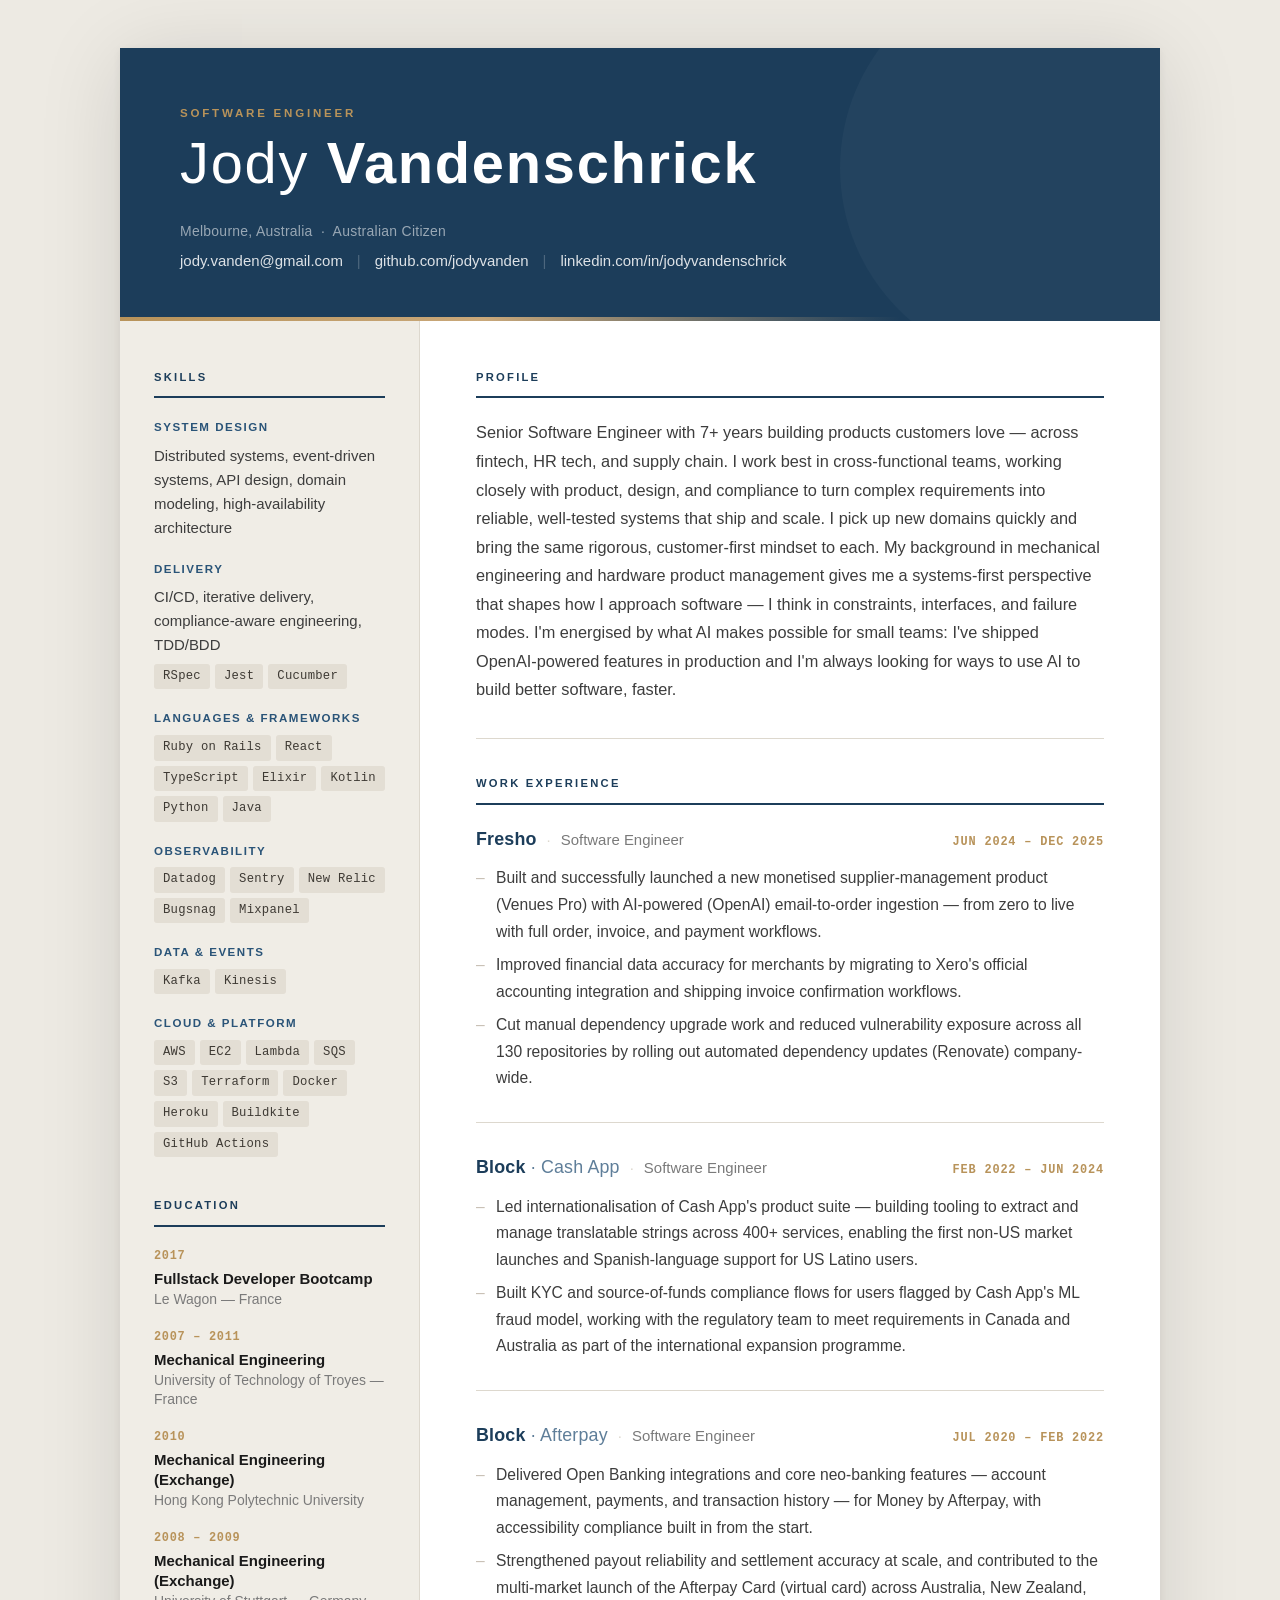
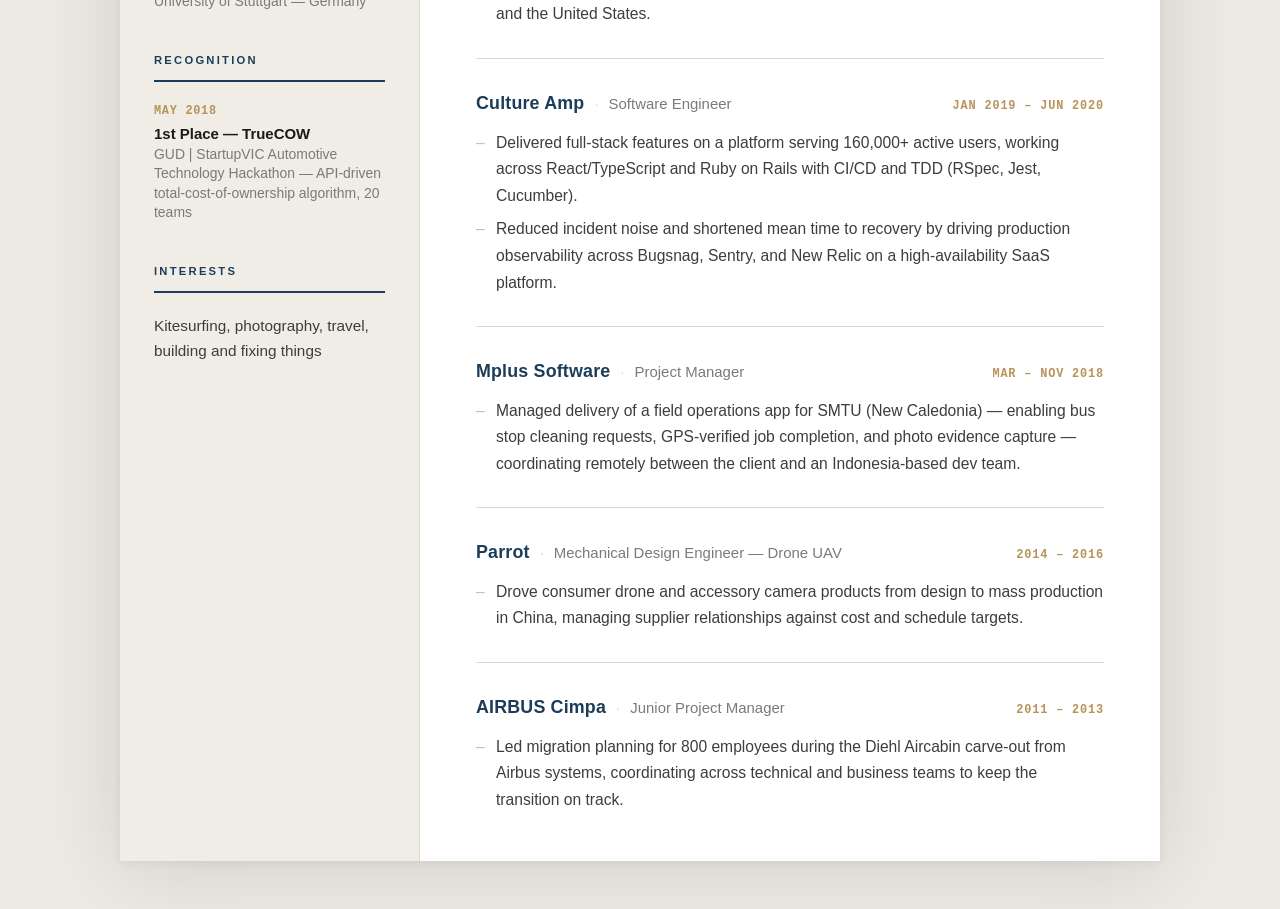
<file: index.html>
<!doctype html>
<html lang="en">
<head>
    <meta charset="utf-8" />
    <meta name="viewport" content="width=device-width, initial-scale=1" />
    <title>Jody Vandenschrick — CV</title>
    <style>
        *,
        *::before,
        *::after {
            box-sizing: border-box;
            margin: 0;
            padding: 0;
        }

        :root {
            --bg: #edeae3;
            --surface: #ffffff;
            --navy: #1c3d5a;
            --navy-mid: #2a5478;
            --gold: #b8935a;
            --gold-light: #c9a87a;
            --text: #1a1a1a;
            --text-secondary: #3d3d3d;
            --text-muted: #7a7a7a;
            --border: #ddd8ce;
            --sidebar-bg: #f0ede6;
            --tag-bg: #e3ded4;
            --tag-text: #3e3a34;
        }

        html {
            font-size: 17px;
        }

        body {
            font-family: "Helvetica Neue", Helvetica, Arial, sans-serif;
            background: var(--bg);
            color: var(--text);
            line-height: 1.6;
            -webkit-font-smoothing: antialiased;
        }

        /* ── Page Shell ── */
        .page {
            max-width: 1040px;
            margin: 48px auto;
            background: var(--surface);
            box-shadow:
                    0 8px 80px rgba(0, 0, 0, 0.12),
                    0 2px 8px rgba(0, 0, 0, 0.06);
        }

        /* ── Header ── */
        .header {
            background: var(--navy);
            color: white;
            padding: 56px 60px 48px;
            position: relative;
            overflow: hidden;
        }

        .header::before {
            content: "";
            position: absolute;
            top: -80px;
            right: -80px;
            width: 400px;
            height: 400px;
            border-radius: 50%;
            background: rgba(255, 255, 255, 0.03);
            pointer-events: none;
        }

        .header::after {
            content: "";
            position: absolute;
            bottom: 0;
            left: 0;
            width: 100%;
            height: 4px;
            background: linear-gradient(
                    90deg,
                    var(--gold) 0%,
                    var(--gold-light) 35%,
                    transparent 75%
            );
        }

        .header-eyebrow {
            font-size: 0.68rem;
            font-weight: 700;
            letter-spacing: 0.24em;
            text-transform: uppercase;
            color: var(--gold);
            margin-bottom: 12px;
        }

        .header-name {
            font-size: 3.4rem;
            font-weight: 200;
            letter-spacing: 0.03em;
            line-height: 1;
            margin-bottom: 28px;
        }

        .header-name strong {
            font-weight: 700;
        }

        .header-meta {
            font-size: 0.82rem;
            color: rgba(255, 255, 255, 0.55);
            margin-bottom: 6px;
            letter-spacing: 0.02em;
        }

        .contact-row {
            display: flex;
            flex-wrap: wrap;
            gap: 8px 0;
            font-size: 0.88rem;
            color: rgba(255, 255, 255, 0.65);
        }

        .contact-row a {
            color: rgba(255, 255, 255, 0.85);
            text-decoration: none;
            transition: color 0.15s;
        }

        .contact-row a:hover {
            color: white;
        }

        .contact-sep {
            margin: 0 14px;
            color: rgba(255, 255, 255, 0.22);
        }

        /* ── Body Grid ── */
        .body {
            display: grid;
            grid-template-columns: 300px 1fr;
        }

        /* ── Sidebar ── */
        .sidebar {
            background: var(--sidebar-bg);
            border-right: 1px solid var(--border);
            padding: 48px 34px;
        }

        /* ── Main ── */
        .main {
            padding: 48px 56px;
        }

        /* ── Section label ── */
        .section-label {
            font-size: 0.66rem;
            font-weight: 800;
            letter-spacing: 0.2em;
            text-transform: uppercase;
            color: var(--navy);
            margin-bottom: 20px;
            padding-bottom: 10px;
            border-bottom: 2px solid var(--navy);
        }

        .section {
            margin-bottom: 40px;
        }

        .section:last-child {
            margin-bottom: 0;
        }

        /* ── Skill groups ── */
        .skill-group {
            margin-bottom: 20px;
        }

        .skill-group:last-child {
            margin-bottom: 0;
        }

        .skill-group-label {
            font-size: 0.68rem;
            font-weight: 700;
            text-transform: uppercase;
            letter-spacing: 0.13em;
            color: var(--navy-mid);
            margin-bottom: 7px;
        }

        .skill-prose {
            font-size: 0.88rem;
            color: var(--text-secondary);
            line-height: 1.6;
        }

        .tags {
            display: flex;
            flex-wrap: wrap;
            gap: 5px;
            margin-top: 7px;
        }

        .tag {
            font-family: "SF Mono", "Fira Mono", "Courier New", monospace;
            font-size: 0.72rem;
            padding: 3px 9px;
            border-radius: 3px;
            background: var(--tag-bg);
            color: var(--tag-text);
            letter-spacing: 0.02em;
            line-height: 1.6;
        }

        /* ── Education ── */
        .edu-entry {
            margin-bottom: 18px;
        }

        .edu-entry:last-child {
            margin-bottom: 0;
        }

        .edu-year {
            font-family: "SF Mono", "Fira Mono", "Courier New", monospace;
            font-size: 0.7rem;
            font-weight: 600;
            color: var(--gold);
            letter-spacing: 0.06em;
            margin-bottom: 3px;
        }

        .edu-degree {
            font-size: 0.88rem;
            font-weight: 600;
            color: var(--text);
            line-height: 1.35;
        }

        .edu-place {
            font-size: 0.82rem;
            color: var(--text-muted);
            line-height: 1.4;
            margin-top: 1px;
        }

        /* ── Interests ── */
        .interests-text {
            font-size: 0.9rem;
            color: var(--text-secondary);
            line-height: 1.65;
        }

        /* ── Profile summary ── */
        .summary {
            margin-bottom: 36px;
            padding-bottom: 34px;
            border-bottom: 1px solid var(--border);
        }

        .summary-list {
            list-style: none;
            padding: 0;
        }

        .summary-list li {
            font-size: 0.96rem;
            color: var(--text-secondary);
            line-height: 1.7;
            padding-left: 20px;
            position: relative;
            margin-bottom: 10px;
        }

        .summary-list li:last-child {
            margin-bottom: 0;
        }

        .summary-list li::before {
            content: "—";
            position: absolute;
            left: 0;
            color: var(--gold);
            font-weight: 700;
        }

        .profile-prose {
            font-size: 0.96rem;
            color: var(--text-secondary);
            line-height: 1.75;
        }

        /* ── Job entries ── */
        .job {
            margin-bottom: 30px;
            padding-bottom: 30px;
            border-bottom: 1px solid var(--border);
        }

        .job:last-child {
            border-bottom: none;
            margin-bottom: 0;
            padding-bottom: 0;
        }

        .job-header {
            display: flex;
            align-items: baseline;
            justify-content: space-between;
            flex-wrap: wrap;
            gap: 4px 16px;
            margin-bottom: 12px;
        }

        .job-left {
            display: flex;
            align-items: baseline;
            flex-wrap: wrap;
            gap: 0 10px;
        }

        .job-company {
            font-size: 1.05rem;
            font-weight: 700;
            color: var(--navy);
            letter-spacing: 0.01em;
        }

        .job-role {
            font-size: 0.88rem;
            color: var(--text-muted);
            font-weight: 400;
        }

        .job-product {
            font-weight: 400;
            color: var(--navy-mid);
            opacity: 0.75;
        }

        .job-role::before {
            content: "·";
            margin-right: 10px;
            color: var(--border);
        }

        .job-date {
            font-family: "SF Mono", "Fira Mono", "Courier New", monospace;
            font-size: 0.7rem;
            font-weight: 600;
            color: var(--gold);
            letter-spacing: 0.07em;
            white-space: nowrap;
        }

        .job-bullets {
            list-style: none;
            padding: 0;
        }

        .job-bullets li {
            font-size: 0.92rem;
            color: var(--text-secondary);
            line-height: 1.7;
            padding-left: 20px;
            position: relative;
            margin-bottom: 7px;
        }

        .job-bullets li:last-child {
            margin-bottom: 0;
        }

        .job-bullets li::before {
            content: "–";
            position: absolute;
            left: 0;
            color: #c8c0b4;
        }

        .job-bullets li strong {
            color: var(--text);
            font-weight: 600;
        }

        /* ── Responsive ── */
        @media (max-width: 760px) {
            .page {
                margin: 0;
            }
            .body {
                grid-template-columns: 1fr;
            }
            .sidebar {
                border-right: none;
                border-bottom: 1px solid var(--border);
            }
            .header {
                padding: 40px 28px 32px;
            }
            .main {
                padding: 32px 24px;
            }
            .header-name {
                font-size: 2.4rem;
            }
        }

        /* ── Print / PDF (A4) ── */
        @media print {
            @page {
                size: A4 portrait;
                margin: 0;
            }

            html {
                font-size: 9.5pt;
            }

            body {
                background: white;
            }

            .page {
                box-shadow: none;
                margin: 0;
                width: 210mm;
                max-width: 210mm;
                min-height: 297mm;
            }

            /* Force background colours to print */
            .header,
            .sidebar {
                -webkit-print-color-adjust: exact;
                print-color-adjust: exact;
            }

            /* Header */
            .header {
                padding: 28px 32px 22px;
            }

            .header-name {
                font-size: 2rem;
                margin-bottom: 14px;
            }

            /* Tighten sidebar & main */
            .sidebar {
                padding: 28px 20px;
            }

            .main {
                padding: 28px 32px;
            }

            /* Reduce vertical rhythm */
            .section {
                margin-bottom: 22px;
            }

            .summary {
                margin-bottom: 20px;
                padding-bottom: 18px;
            }

            .job {
                margin-bottom: 16px;
                padding-bottom: 16px;
            }

            .skill-group {
                margin-bottom: 12px;
            }

            .edu-entry {
                margin-bottom: 10px;
            }

            /* Avoid breaking a job entry across pages */
            .job {
                page-break-inside: avoid;
                break-inside: avoid;
            }

            /* Keep job header with its bullets */
            .job-header {
                page-break-after: avoid;
                break-after: avoid;
            }

            /* Don't break sidebar sections */
            .section {
                page-break-inside: avoid;
                break-inside: avoid;
            }

            /* Don't orphan section labels */
            .section-label {
                page-break-after: avoid;
                break-after: avoid;
            }

            /* Hide decorative circle pseudo-element that can bleed */
            .header::before {
                display: none;
            }

            /* URLs visible in print */
            .contact-row a::after {
                content: none; /* don't append URL — it's already visible as text */
            }
        }
    </style>
</head>
<body>
<div class="page">
    <header class="header">
        <div class="header-eyebrow">Software Engineer</div>
        <h1 class="header-name">Jody <strong>Vandenschrick</strong></h1>
        <div class="header-meta">
            Melbourne, Australia &nbsp;·&nbsp; Australian Citizen
        </div>
        <div class="contact-row">
            <a href="mailto:jody.vanden@gmail.com">jody.vanden@gmail.com</a>
            <span class="contact-sep">|</span>
            <a href="https://github.com/jodyvanden">github.com/jodyvanden</a>
            <span class="contact-sep">|</span>
            <a href="https://www.linkedin.com/in/jodyvandenschrick"
            >linkedin.com/in/jodyvandenschrick</a
            >
        </div>
    </header>

    <div class="body">
        <!-- ── Sidebar ── -->
        <aside class="sidebar">
            <div class="section">
                <div class="section-label">Skills</div>

                <div class="skill-group">
                    <div class="skill-group-label">System Design</div>
                    <div class="skill-prose">
                        Distributed systems, event-driven systems, API design, domain
                        modeling, high-availability architecture
                    </div>
                </div>

                <div class="skill-group">
                    <div class="skill-group-label">Delivery</div>
                    <div class="skill-prose">
                        CI/CD, iterative delivery, compliance-aware engineering, TDD/BDD
                    </div>
                    <div class="tags">
                        <span class="tag">RSpec</span>
                        <span class="tag">Jest</span>
                        <span class="tag">Cucumber</span>
                    </div>
                </div>

                <div class="skill-group">
                    <div class="skill-group-label">Languages &amp; Frameworks</div>
                    <div class="tags">
                        <span class="tag">Ruby on Rails</span>
                        <span class="tag">React</span>
                        <span class="tag">TypeScript</span>
                        <span class="tag">Elixir</span>
                        <span class="tag">Kotlin</span>
                        <span class="tag">Python</span>
                        <span class="tag">Java</span>
                    </div>
                </div>

                <div class="skill-group">
                    <div class="skill-group-label">Observability</div>
                    <div class="tags">
                        <span class="tag">Datadog</span>
                        <span class="tag">Sentry</span>
                        <span class="tag">New Relic</span>
                        <span class="tag">Bugsnag</span>
                        <span class="tag">Mixpanel</span>
                    </div>
                </div>

                <div class="skill-group">
                    <div class="skill-group-label">Data &amp; Events</div>
                    <div class="tags">
                        <span class="tag">Kafka</span>
                        <span class="tag">Kinesis</span>
                    </div>
                </div>

                <div class="skill-group">
                    <div class="skill-group-label">Cloud &amp; Platform</div>
                    <div class="tags">
                        <span class="tag">AWS</span>
                        <span class="tag">EC2</span>
                        <span class="tag">Lambda</span>
                        <span class="tag">SQS</span>
                        <span class="tag">S3</span>
                        <span class="tag">Terraform</span>
                        <span class="tag">Docker</span>
                        <span class="tag">Heroku</span>
                        <span class="tag">Buildkite</span>
                        <span class="tag">GitHub Actions</span>
                    </div>
                </div>
            </div>

            <div class="section">
                <div class="section-label">Education</div>

                <div class="edu-entry">
                    <div class="edu-year">2017</div>
                    <div class="edu-degree">Fullstack Developer Bootcamp</div>
                    <div class="edu-place">Le Wagon — France</div>
                </div>

                <div class="edu-entry">
                    <div class="edu-year">2007 – 2011</div>
                    <div class="edu-degree">Mechanical Engineering</div>
                    <div class="edu-place">
                        University of Technology of Troyes — France
                    </div>
                </div>

                <div class="edu-entry">
                    <div class="edu-year">2010</div>
                    <div class="edu-degree">Mechanical Engineering (Exchange)</div>
                    <div class="edu-place">Hong Kong Polytechnic University</div>
                </div>

                <div class="edu-entry">
                    <div class="edu-year">2008 – 2009</div>
                    <div class="edu-degree">Mechanical Engineering (Exchange)</div>
                    <div class="edu-place">University of Stuttgart — Germany</div>
                </div>
            </div>

            <div class="section">
                <div class="section-label">Recognition</div>
                <div class="edu-entry">
                    <div class="edu-year">MAY 2018</div>
                    <div class="edu-degree">1st Place — TrueCOW</div>
                    <div class="edu-place">
                        GUD | StartupVIC Automotive Technology Hackathon — API-driven
                        total-cost-of-ownership algorithm, 20 teams
                    </div>
                </div>
            </div>

            <div class="section">
                <div class="section-label">Interests</div>
                <p class="interests-text">
                    Kitesurfing, photography, travel, building and fixing things
                </p>
            </div>
        </aside>

        <!-- ── Main ── -->
        <main class="main">
            <div class="summary">
                <div class="section-label">Profile</div>
                <p class="profile-prose">
                    Senior Software Engineer with 7+ years building products customers
                    love — across fintech, HR tech, and supply chain. I work best in
                    cross-functional teams, working closely with product, design, and
                    compliance to turn complex requirements into reliable, well-tested
                    systems that ship and scale. I pick up new domains quickly and
                    bring the same rigorous, customer-first mindset to each. My
                    background in mechanical engineering and hardware product
                    management gives me a systems-first perspective that shapes how I
                    approach software — I think in constraints, interfaces, and
                    failure modes. I'm energised by what AI makes possible for small
                    teams: I've shipped OpenAI-powered features in production and I'm
                    always looking for ways to use AI to build better software,
                    faster.
                </p>
            </div>

            <div class="section">
                <div class="section-label">Work Experience</div>

                <div class="job">
                    <div class="job-header">
                        <div class="job-left">
                            <span class="job-company">Fresho</span>
                            <span class="job-role">Software Engineer</span>
                        </div>
                        <span class="job-date">JUN 2024 – DEC 2025</span>
                    </div>
                    <ul class="job-bullets">
                        <li>
                            Built and successfully launched a new monetised
                            supplier-management product (Venues Pro) with AI-powered
                            (OpenAI) email-to-order ingestion — from zero to live with
                            full order, invoice, and payment workflows.
                        </li>
                        <li>
                            Improved financial data accuracy for merchants by migrating to
                            Xero's official accounting integration and shipping invoice
                            confirmation workflows.
                        </li>
                        <li>
                            Cut manual dependency upgrade work and reduced vulnerability
                            exposure across all 130 repositories by rolling out automated
                            dependency updates (Renovate) company-wide.
                        </li>
                    </ul>
                </div>

                <div class="job">
                    <div class="job-header">
                        <div class="job-left">
                  <span class="job-company"
                  >Block <span class="job-product">· Cash App</span></span
                  >
                            <span class="job-role">Software Engineer</span>
                        </div>
                        <span class="job-date">FEB 2022 – JUN 2024</span>
                    </div>
                    <ul class="job-bullets">
                        <li>
                            Led internationalisation of Cash App's product suite —
                            building tooling to extract and manage translatable strings
                            across 400+ services, enabling the first non-US market
                            launches and Spanish-language support for US Latino users.
                        </li>
                        <li>
                            Built KYC and source-of-funds compliance flows for users
                            flagged by Cash App's ML fraud model, working with the
                            regulatory team to meet requirements in Canada and Australia
                            as part of the international expansion programme.
                        </li>
                    </ul>
                </div>

                <div class="job">
                    <div class="job-header">
                        <div class="job-left">
                  <span class="job-company"
                  >Block <span class="job-product">· Afterpay</span></span
                  >
                            <span class="job-role">Software Engineer</span>
                        </div>
                        <span class="job-date">JUL 2020 – FEB 2022</span>
                    </div>
                    <ul class="job-bullets">
                        <li>
                            Delivered Open Banking integrations and core neo-banking
                            features — account management, payments, and transaction
                            history — for Money by Afterpay, with accessibility compliance
                            built in from the start.
                        </li>
                        <li>
                            Strengthened payout reliability and settlement accuracy at
                            scale, and contributed to the multi-market launch of the
                            Afterpay Card (virtual card) across Australia, New Zealand,
                            and the United States.
                        </li>
                    </ul>
                </div>

                <div class="job">
                    <div class="job-header">
                        <div class="job-left">
                            <span class="job-company">Culture Amp</span>
                            <span class="job-role">Software Engineer</span>
                        </div>
                        <span class="job-date">JAN 2019 – JUN 2020</span>
                    </div>
                    <ul class="job-bullets">
                        <li>
                            Delivered full-stack features on a platform serving 160,000+
                            active users, working across React/TypeScript and Ruby on
                            Rails with CI/CD and TDD (RSpec, Jest, Cucumber).
                        </li>
                        <li>
                            Reduced incident noise and shortened mean time to recovery by
                            driving production observability across Bugsnag, Sentry, and
                            New Relic on a high-availability SaaS platform.
                        </li>
                    </ul>
                </div>

                <div class="job">
                    <div class="job-header">
                        <div class="job-left">
                            <span class="job-company">Mplus Software</span>
                            <span class="job-role">Project Manager</span>
                        </div>
                        <span class="job-date">MAR – NOV 2018</span>
                    </div>
                    <ul class="job-bullets">
                        <li>
                            Managed delivery of a field operations app for SMTU (New
                            Caledonia) — enabling bus stop cleaning requests, GPS-verified
                            job completion, and photo evidence capture — coordinating
                            remotely between the client and an Indonesia-based dev team.
                        </li>
                    </ul>
                </div>

                <div class="job">
                    <div class="job-header">
                        <div class="job-left">
                            <span class="job-company">Parrot</span>
                            <span class="job-role"
                            >Mechanical Design Engineer — Drone UAV</span
                            >
                        </div>
                        <span class="job-date">2014 – 2016</span>
                    </div>
                    <ul class="job-bullets">
                        <li>
                            Drove consumer drone and accessory camera products from design
                            to mass production in China, managing supplier relationships
                            against cost and schedule targets.
                        </li>
                    </ul>
                </div>

                <div class="job">
                    <div class="job-header">
                        <div class="job-left">
                            <span class="job-company">AIRBUS Cimpa</span>
                            <span class="job-role">Junior Project Manager</span>
                        </div>
                        <span class="job-date">2011 – 2013</span>
                    </div>
                    <ul class="job-bullets">
                        <li>
                            Led migration planning for 800 employees during the Diehl
                            Aircabin carve-out from Airbus systems, coordinating across
                            technical and business teams to keep the transition on track.
                        </li>
                    </ul>
                </div>
            </div>
        </main>
    </div>
</div>
</body>
</html>
</file>
